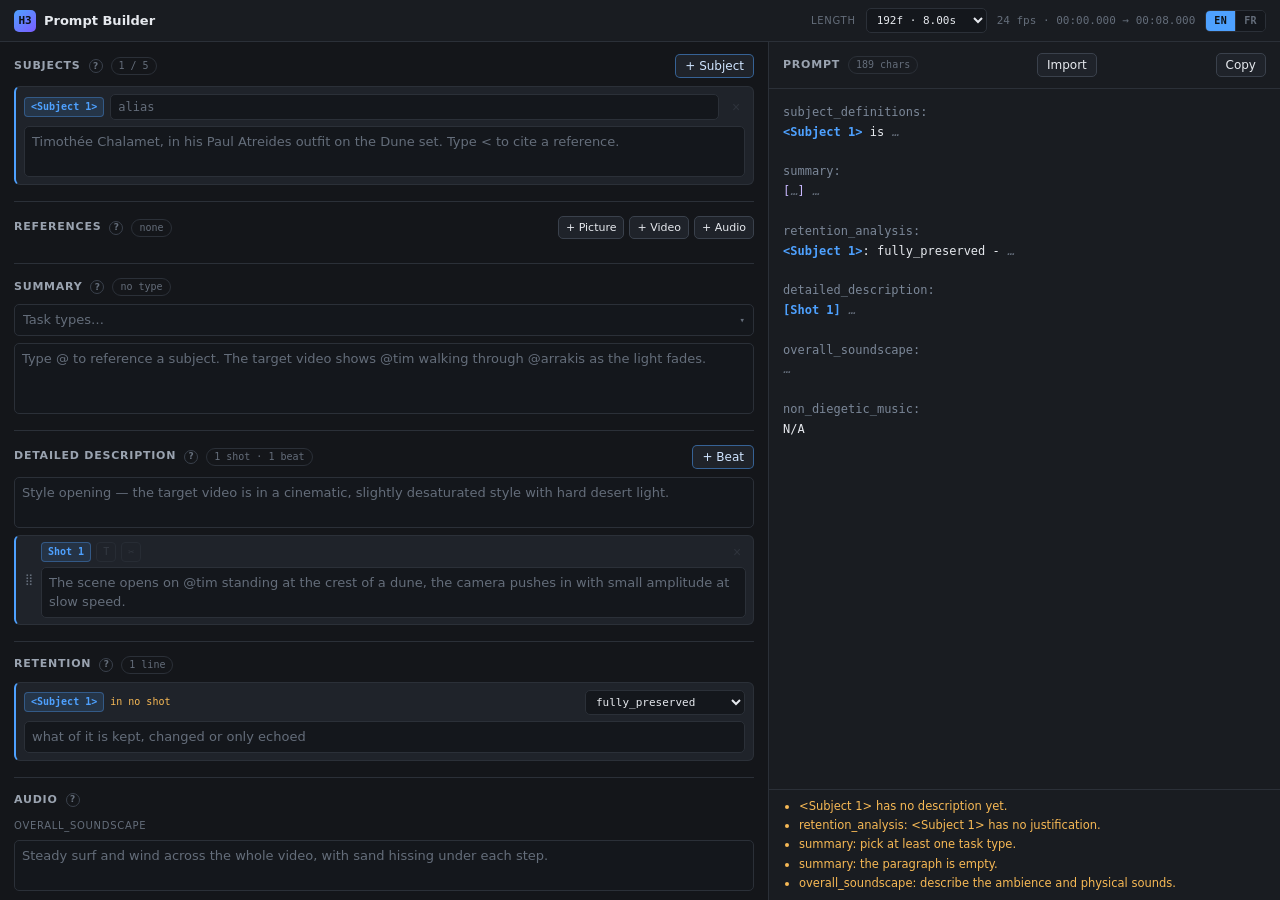
<file: tools/h3-prompt/index.html>
<!doctype html>
<html lang="en">
<head>
<meta charset="utf-8">
<meta name="viewport" content="width=device-width, initial-scale=1">
<title>H3 Prompt Builder</title>
<link rel="stylesheet" href="styles.css">
</head>
<body>

<header class="topbar">
  <div class="brand"><span class="logo">H3</span><span>Prompt Builder</span></div>
  <div class="topbar-right">
    <span class="inline-label">Length</span>
    <select id="duration"></select>
    <span class="hint" id="duration-hint"></span>
    <div class="seg" id="lang" data-tip="Language of the spoken lines. Switching it retags every line already written, and the lines themselves are left untouched.">
      <button type="button" data-lang="English" class="on">EN</button>
      <button type="button" data-lang="French">FR</button>
    </div>
  </div>
</header>

<main class="split">

  <section class="pane builder">

    <div class="block">
      <div class="block-head">
        <h2>Subjects</h2>
        <span class="info" data-tip="Anything that must stay consistent across the video: a person, a prop, a place. The name is a local alias used for @mentions — only the description reaches the prompt."></span>
        <span class="badge-count" id="subject-count"></span>
        <button type="button" class="btn btn-primary" id="add-subject">+ Subject</button>
      </div>
      <div class="subject-list" id="subject-list"></div>
    </div>

    <div class="block">
      <div class="block-head">
        <h2>References</h2>
        <span class="info" data-tip="Reference images, source videos and audio tracks. Adding one makes it available to the &lt; autocomplete; describing it also gives it its own line in subject_definitions. Leave the description empty when the asset is only cited inside a subject."></span>
        <span class="badge-count" id="asset-count"></span>
        <span class="add-group">
          <button type="button" class="btn" data-add-asset="Picture">+ Picture</button>
          <button type="button" class="btn" data-add-asset="Video">+ Video</button>
          <button type="button" class="btn" data-add-asset="Audio">+ Audio</button>
        </span>
      </div>
      <div class="subject-list" id="asset-list"></div>
    </div>

    <div class="block">
      <div class="block-head">
        <h2>Summary</h2>
        <span class="info" data-tip="One short paragraph summarizing the target video and how each reference asset is used, opening with a bracketed task-type prefix."></span>
        <span class="badge-count" id="summary-count"></span>
      </div>
      <div class="stack">
        <div class="multiselect" id="task-types">
          <button type="button" class="ms-trigger" data-trigger aria-expanded="false" aria-haspopup="true">
            <span class="ms-value" data-value></span>
            <span class="ms-caret" aria-hidden="true">&#9662;</span>
          </button>
          <div class="ms-panel" data-panel hidden></div>
        </div>
        <textarea rows="3" id="summary-text"
          placeholder="Type @ to reference a subject. The target video shows @tim walking through @arrakis as the light fades."></textarea>
      </div>
    </div>

    <div class="block">
      <div class="block-head">
        <h2>Detailed description</h2>
        <span class="info" data-tip="One or two style sentences, then the action beat by beat in playback order. Drag a beat by its handle to reorder. Shot 1 always opens without a timestamp; a later beat given a cut time can be turned into a new shot. Type @ to reference a subject, or &lt; for a spoken line and the reference assets."></span>
        <span class="badge-count" id="beat-count"></span>
        <button type="button" class="btn btn-primary" id="add-beat">+ Beat</button>
      </div>
      <div class="stack">
        <textarea rows="2" id="style-opening"
          placeholder="Style opening — the target video is in a cinematic, slightly desaturated style with hard desert light."></textarea>
        <div class="beat-list" id="beat-list"></div>
      </div>
    </div>

    <div class="block">
      <div class="block-head">
        <h2>Retention</h2>
        <span class="info" data-tip="One line per subject: where it shows up, how much of it survives, and why. The shot list is derived from the @mentions in your beats. It lands before detailed_description in the output, as the guide orders it."></span>
        <span class="badge-count" id="retention-count"></span>
      </div>
      <div class="subject-list" id="retention-list"></div>
    </div>

    <div class="block">
      <div class="block-head">
        <h2>Audio</h2>
        <span class="info" data-tip="Ambience and physical sounds on one side, audience-only score on the other. Spoken lines stay in the beats and are never repeated here."></span>
      </div>
      <div class="stack">
        <div class="field-row"><span class="field-label">overall_soundscape</span></div>
        <textarea rows="2" id="soundscape"
          placeholder="Steady surf and wind across the whole video, with sand hissing under each step."></textarea>
        <div class="field-row">
          <span class="field-label">non_diegetic_music</span>
          <button type="button" class="chip" id="music-na" data-tip="No audience-only score in this clip.">N/A</button>
        </div>
        <textarea rows="2" id="music"
          placeholder="A restrained solo-piano score at a slow tempo, with sustained low cello underneath."></textarea>
      </div>
    </div>

  </section>

  <section class="pane console">
    <div class="console-head">
      <h2>Prompt</h2>
      <span class="badge-count" id="prompt-stats"></span>
      <button type="button" class="btn" id="import" data-tip="Paste a full prompt back into the builder. Subject aliases come back as s1, s2 … — rename one and every mention follows.">Import</button>
      <button type="button" class="btn" id="copy">Copy</button>
    </div>
    <div class="import-note" id="import-note" hidden></div>
    <pre class="output" id="output"></pre>
    <div class="import-panel" id="import-panel" hidden>
      <div class="import-head">Paste a prompt</div>
      <textarea id="import-text" spellcheck="false"
        placeholder="Paste a prompt here — subject_definitions, summary and detailed_description are read back."></textarea>
      <div class="import-foot">
        <span class="import-warn">Replaces everything in the builder.</span>
        <button type="button" class="btn" id="import-cancel">Cancel</button>
        <button type="button" class="btn btn-primary" id="import-go">Import</button>
      </div>
    </div>
    <div class="issues" id="issues"></div>
  </section>

</main>

<script src="tips.js"></script>
<script src="parse.js"></script>
<script src="timeline.js"></script>
<script src="mentions.js"></script>
<script src="app.js"></script>
</body>
</html>
</file>
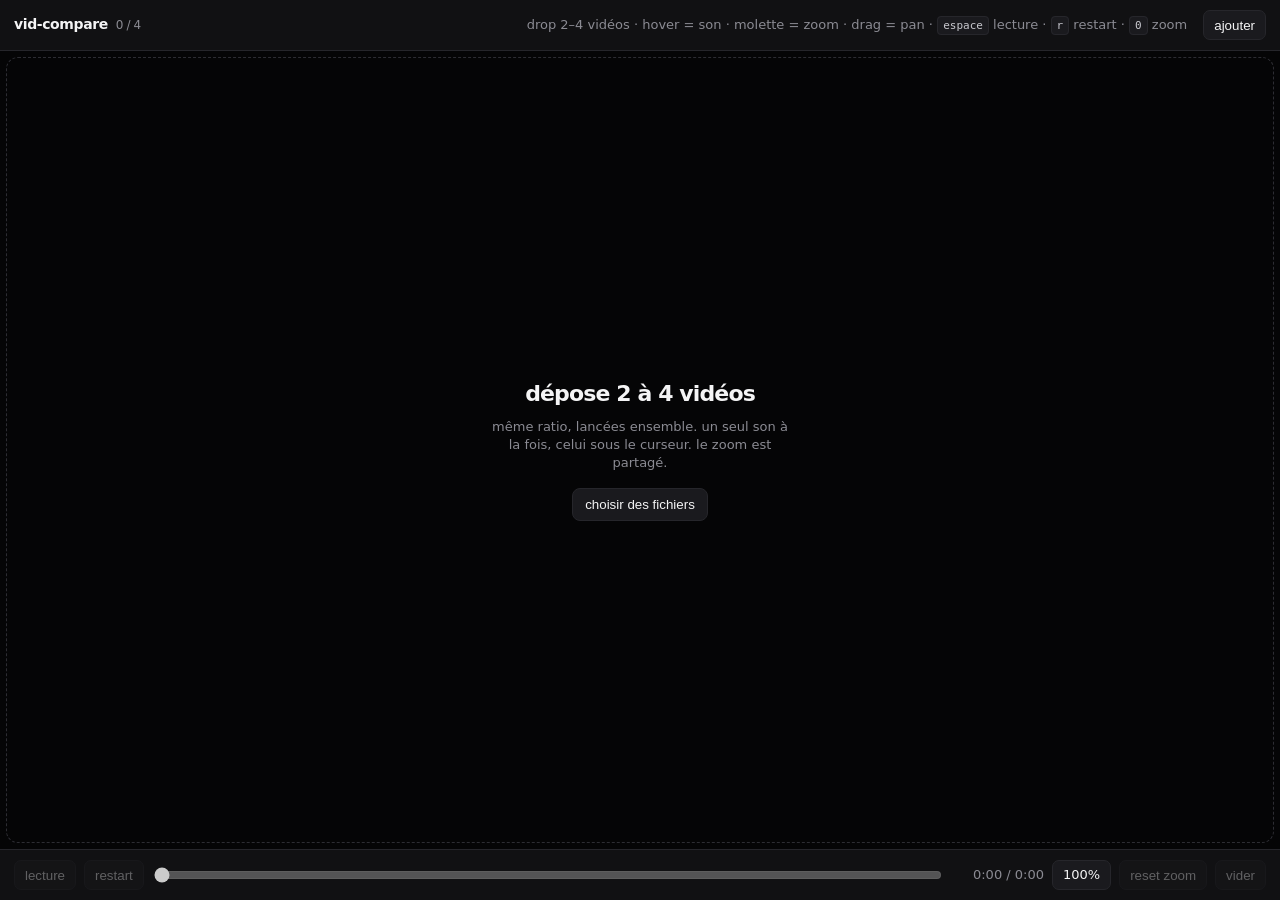
<file: tools/vid-compare/index.html>
<!DOCTYPE html>
<html lang="fr">
<head>
  <meta charset="utf-8" />
  <meta name="viewport" content="width=device-width, initial-scale=1" />
  <title>vid-compare</title>
  <style>
    :root {
      --bg: #09090b;
      --panel: #111113;
      --line: #26262b;
      --text: #f4f4f5;
      --muted: #8b8b93;
      --accent: #d6ff3e;
      --danger: #ff5c5c;
      --gap: 6px;
    }

    * { box-sizing: border-box; }
    html, body { height: 100%; margin: 0; }
    body {
      background: var(--bg);
      color: var(--text);
      font: 13px/1.4 "SF Pro Text", "Segoe UI", system-ui, sans-serif;
      overflow: hidden;
      user-select: none;
    }

    .app {
      height: 100%;
      display: grid;
      grid-template-rows: auto 1fr auto;
    }

    header, footer {
      display: flex;
      align-items: center;
      gap: 16px;
      padding: 10px 14px;
      background: var(--panel);
      border-color: var(--line);
      min-height: 48px;
    }
    header { border-bottom: 1px solid var(--line); }
    footer { border-top: 1px solid var(--line); }

    .brand {
      display: flex;
      align-items: baseline;
      gap: 8px;
      letter-spacing: -0.03em;
    }
    .brand b { font-size: 14px; font-weight: 650; }
    .brand span { color: var(--muted); font-size: 12px; }

    .hint { color: var(--muted); margin-left: auto; }
    kbd {
      font: 11px/1 ui-monospace, SFMono-Regular, Menlo, monospace;
      border: 1px solid var(--line);
      background: #1a1a1e;
      padding: 2px 5px;
      border-radius: 4px;
      color: #c9c9cf;
    }

    .stage {
      position: relative;
      min-height: 0;
      padding: var(--gap);
      background: #050506;
      display: grid;
      place-items: center;
    }

    .grid {
      display: flex;
      flex-wrap: wrap;
      justify-content: center;
      align-content: center;
      gap: var(--gap);
      max-width: 100%;
      max-height: 100%;
    }
    .grid[data-count="0"] { display: none; }


    .cell {
      position: relative;
      overflow: hidden;
      background: #000;
      border: 1px solid #1c1c20;
      border-radius: 6px;
      width: var(--cell-w, 320px);
      height: var(--cell-h, 180px);
      flex: 0 0 var(--cell-w, 320px);
    }

    .cell.is-hot {
      border-color: var(--accent);
      box-shadow: inset 0 0 0 1px var(--accent);
    }

    .viewport {
      position: absolute;
      inset: 0;
      overflow: hidden;
      cursor: grab;
    }
    .viewport.is-panning { cursor: grabbing; }

    .zoom-layer {
      width: 100%;
      height: 100%;
      transform-origin: 0 0;
      will-change: transform;
    }

    video {
      width: 100%;
      height: 100%;
      object-fit: contain;
      background: #000;
      display: block;
      pointer-events: none;
    }

    .meta {
      position: absolute;
      left: 8px;
      top: 8px;
      right: 40px;
      display: flex;
      gap: 6px;
      align-items: center;
      pointer-events: none;
      z-index: 2;
    }
    .name {
      max-width: 70%;
      overflow: hidden;
      text-overflow: ellipsis;
      white-space: nowrap;
      padding: 3px 7px;
      border-radius: 4px;
      background: rgba(0,0,0,.62);
      font-size: 11px;
      color: #ececf0;
    }
    .sound-pill {
      display: none;
      padding: 3px 7px;
      border-radius: 4px;
      background: var(--accent);
      color: #111;
      font-weight: 650;
      font-size: 10px;
      letter-spacing: .04em;
      text-transform: uppercase;
    }
    .cell.is-hot .sound-pill { display: inline-block; }

    .kill {
      position: absolute;
      top: 8px;
      right: 8px;
      z-index: 3;
      width: 24px;
      height: 24px;
      border: 0;
      border-radius: 4px;
      background: rgba(0,0,0,.62);
      color: #ddd;
      cursor: pointer;
      font-size: 14px;
      line-height: 24px;
      padding: 0;
    }
    .kill:hover { background: var(--danger); color: #fff; }

    .empty {
      position: absolute;
      inset: var(--gap);
      display: grid;
      place-items: center;
      border: 1.5px dashed #2d2d33;
      border-radius: 12px;
      color: var(--muted);
      text-align: center;
      transition: border-color .15s, background .15s;
    }
    .empty h1 {
      margin: 0 0 8px;
      font-size: 22px;
      letter-spacing: -0.04em;
      color: var(--text);
      font-weight: 600;
    }
    .empty p { margin: 0; max-width: 36ch; }
    .stage.is-drag .empty,
    .stage.is-drag .grid {
      outline: 2px solid var(--accent);
      outline-offset: -2px;
    }
    .empty.hidden { display: none; }

    .file-btn {
      margin-top: 16px;
      appearance: none;
      border: 1px solid var(--line);
      background: #1a1a1e;
      color: var(--text);
      padding: 8px 12px;
      border-radius: 8px;
      cursor: pointer;
    }
    .file-btn:hover { border-color: #444; }

    footer { gap: 10px; }
    .transport {
      display: flex;
      align-items: center;
      gap: 8px;
      flex: 1;
      min-width: 0;
    }
    button.ctrl, .zoom-read {
      appearance: none;
      border: 1px solid var(--line);
      background: #1a1a1e;
      color: var(--text);
      height: 30px;
      padding: 0 10px;
      border-radius: 7px;
      cursor: pointer;
    }
    button.ctrl:hover { border-color: #4a4a52; }
    button.ctrl:disabled, .zoom-read:empty { opacity: .35; cursor: default; }

    .scrub {
      flex: 1;
      min-width: 80px;
      accent-color: var(--accent);
    }
    .time {
      font-variant-numeric: tabular-nums;
      color: var(--muted);
      min-width: 92px;
      text-align: right;
    }
    .zoom-read { display: grid; place-items: center; min-width: 58px; cursor: default; }

    input[type="file"] { display: none; }

    @media (max-width: 860px) {
      .hint { display: none; }
    }
  </style>
</head>
<body>
  <div class="app">
    <header>
      <div class="brand">
        <b>vid-compare</b>
        <span id="count-label">0 / 4</span>
      </div>
      <div class="hint">
        drop 2–4 vidéos · hover = son · molette = zoom · drag = pan ·
        <kbd>espace</kbd> lecture · <kbd>r</kbd> restart · <kbd>0</kbd> zoom
      </div>
      <button class="ctrl" id="add-btn" type="button">ajouter</button>
    </header>

    <div class="stage" id="stage">
      <div class="empty" id="empty">
        <div>
          <h1>dépose 2 à 4 vidéos</h1>
          <p>même ratio, lancées ensemble. un seul son à la fois, celui sous le curseur. le zoom est partagé.</p>
          <button class="file-btn" id="empty-btn" type="button">choisir des fichiers</button>
        </div>
      </div>
      <div class="grid" id="grid" data-count="0"></div>
    </div>

    <footer>
      <div class="transport">
        <button class="ctrl" id="play" type="button" disabled>lecture</button>
        <button class="ctrl" id="restart" type="button" disabled>restart</button>
        <input class="scrub" id="scrub" type="range" min="0" max="1000" value="0" disabled />
        <span class="time" id="time">0:00 / 0:00</span>
        <span class="zoom-read" id="zoom-read">100%</span>
        <button class="ctrl" id="zoom-reset" type="button" disabled>reset zoom</button>
        <button class="ctrl" id="clear" type="button" disabled>vider</button>
      </div>
    </footer>
  </div>
  <input id="picker" type="file" accept="video/*" multiple />

  <script>
    const MAX = 4;
    const grid = document.getElementById("grid");
    const stage = document.getElementById("stage");
    const empty = document.getElementById("empty");
    const picker = document.getElementById("picker");
    const playBtn = document.getElementById("play");
    const restartBtn = document.getElementById("restart");
    const scrub = document.getElementById("scrub");
    const timeEl = document.getElementById("time");
    const zoomRead = document.getElementById("zoom-read");
    const zoomReset = document.getElementById("zoom-reset");
    const clearBtn = document.getElementById("clear");
    const countLabel = document.getElementById("count-label");

    /** @type {{id:number, file:File, url:string, video:HTMLVideoElement, cell:HTMLElement}[]} */
    const slots = [];
    let nextId = 1;
    let playing = false;
    let seeking = false;
    let scale = 1;
    let tx = 0;
    let ty = 0;
    let hotId = null;
    let pan = null;

    const clamp = (n, a, b) => Math.min(b, Math.max(a, n));
    const fmt = (s) => {
      if (!Number.isFinite(s)) return "0:00";
      s = Math.max(0, s);
      const m = Math.floor(s / 60);
      const sec = Math.floor(s % 60);
      return `${m}:${String(sec).padStart(2, "0")}`;
    };

    function videos() {
      return slots.map((s) => s.video);
    }

    function applyZoom() {
      if (scale <= 1.001) {
        scale = 1;
        tx = 0;
        ty = 0;
      } else {
        tx = clamp(tx, 1 - scale, 0);
        ty = clamp(ty, 1 - scale, 0);
      }
      const t = `translate(${tx * 100}%, ${ty * 100}%) scale(${scale})`;
      for (const slot of slots) {
        slot.cell.querySelector(".zoom-layer").style.transform = t;
      }
      zoomRead.textContent = `${Math.round(scale * 100)}%`;
    }

    function zoomAt(rx, ry, next) {
      const cx = (rx - tx) / scale;
      const cy = (ry - ty) / scale;
      scale = clamp(next, 1, 12);
      tx = rx - cx * scale;
      ty = ry - cy * scale;
      applyZoom();
    }

    function setHot(id) {
      hotId = id;
      for (const slot of slots) {
        const on = slot.id === id;
        slot.cell.classList.toggle("is-hot", on);
        slot.video.muted = !on;
        slot.video.volume = 1;
      }
    }

    function master() {
      return slots[0]?.video ?? null;
    }

    function duration() {
      const ds = videos().map((v) => v.duration).filter(Number.isFinite);
      return ds.length ? Math.min(...ds) : 0;
    }

    function waitSeek(video) {
      return new Promise((res) => {
        const done = () => {
          video.removeEventListener("seeked", done);
          res();
        };
        video.addEventListener("seeked", done);
        requestAnimationFrame(() => {
          if (!video.seeking) done();
        });
        setTimeout(done, 400);
      });
    }

    async function seekAll(t) {
      const vs = videos();
      for (const v of vs) v.pause();
      for (const v of vs) v.currentTime = t;
      await Promise.all(vs.map(waitSeek));
    }

    function syncFrom(src, force = false) {
      const t = src.currentTime;
      const slop = force ? 0.02 : 0.12;
      for (const v of videos()) {
        if (v === src) continue;
        if (force || Math.abs(v.currentTime - t) > slop) v.currentTime = t;
      }
    }

    async function playAll() {
      const m = master();
      if (!m) return;
      playing = true;
      playBtn.textContent = "pause";
      await seekAll(m.currentTime);
      await Promise.all(videos().map((v) => v.play().catch(() => {})));
    }

    function pauseAll() {
      playing = false;
      playBtn.textContent = "lecture";
      for (const v of videos()) v.pause();
      const m = master();
      if (m) syncFrom(m, true);
    }

    async function restartAll() {
      for (const v of videos()) v.pause();
      await seekAll(0);
      await playAll();
    }

    function updateChrome() {
      const n = slots.length;
      grid.dataset.count = String(n);
      empty.classList.toggle("hidden", n > 0);
      countLabel.textContent = `${n} / ${MAX}`;
      const on = n > 0;
      playBtn.disabled = !on;
      restartBtn.disabled = !on;
      scrub.disabled = !on;
      zoomReset.disabled = !on;
      clearBtn.disabled = !on;
      playBtn.textContent = playing ? "pause" : "lecture";
    }

    function videoAspect() {
      for (const v of videos()) {
        if (v.videoWidth && v.videoHeight) return v.videoWidth / v.videoHeight;
      }
      return 16 / 9;
    }

    function layoutGrid() {
      const n = slots.length;
      if (!n) return;
      const ar = videoAspect();
      const gap = 6;
      const availW = Math.max(0, stage.clientWidth - gap * 2);
      const availH = Math.max(0, stage.clientHeight - gap * 2);
      let best = { cols: n, rows: 1, w: 0, h: 0, area: -1 };
      for (let cols = 1; cols <= n; cols++) {
        const rows = Math.ceil(n / cols);
        const maxW = (availW - gap * (cols - 1)) / cols;
        const maxH = (availH - gap * (rows - 1)) / rows;
        let w = maxW;
        let h = w / ar;
        if (h > maxH) {
          h = maxH;
          w = h * ar;
        }
        if (w < 1 || h < 1) continue;
        const area = w * h;
        if (area > best.area) best = { cols, rows, w, h, area };
      }
      grid.style.setProperty("--cell-w", `${best.w}px`);
      grid.style.setProperty("--cell-h", `${best.h}px`);
      grid.style.width = `${best.w * best.cols + gap * (best.cols - 1)}px`;
    }


    function tick() {
      const m = master();
      if (!m || seeking) return;
      const d = duration();
      if (d > 0) scrub.value = String(Math.round((m.currentTime / d) * 1000));
      timeEl.textContent = `${fmt(m.currentTime)} / ${fmt(d)}`;
      if (playing) syncFrom(m);
    }

    function bindVideo(slot) {
      const { video, cell } = slot;
      video.addEventListener("timeupdate", () => {
        if (slot === slots[0]) tick();
      });
      video.addEventListener("ended", () => {
        if (slot === slots[0]) {
          for (const v of videos()) v.currentTime = 0;
          if (playing) playAll();
        }
      });
      cell.addEventListener("pointerenter", () => setHot(slot.id));
      cell.addEventListener("pointerleave", () => {
        if (hotId === slot.id) setHot(null);
      });
      const viewport = cell.querySelector(".viewport");
      viewport.addEventListener("wheel", (e) => {
        e.preventDefault();
        const r = viewport.getBoundingClientRect();
        const rx = (e.clientX - r.left) / r.width;
        const ry = (e.clientY - r.top) / r.height;
        const factor = e.deltaY < 0 ? 1.12 : 1 / 1.12;
        zoomAt(rx, ry, scale * factor);
      }, { passive: false });
      viewport.addEventListener("pointerdown", (e) => {
        if (e.button !== 0) return;
        viewport.setPointerCapture(e.pointerId);
        viewport.classList.add("is-panning");
        pan = { x: e.clientX, y: e.clientY, tx, ty, w: viewport.clientWidth, h: viewport.clientHeight };
      });
      viewport.addEventListener("pointermove", (e) => {
        if (!pan) return;
        tx = pan.tx + (e.clientX - pan.x) / pan.w;
        ty = pan.ty + (e.clientY - pan.y) / pan.h;
        applyZoom();
      });
      const endPan = () => {
        pan = null;
        viewport.classList.remove("is-panning");
      };
      viewport.addEventListener("pointerup", endPan);
      viewport.addEventListener("pointercancel", endPan);
      viewport.addEventListener("dblclick", () => {
        scale = 1;
        applyZoom();
      });
    }

    function renderSlot(slot) {
      const cell = document.createElement("div");
      cell.className = "cell";
      cell.innerHTML = `
        <div class="viewport">
          <div class="zoom-layer">
            <video playsinline loop></video>
          </div>
        </div>
        <div class="meta">
          <span class="name"></span>
          <span class="sound-pill">son</span>
        </div>
        <button class="kill" type="button" title="retirer">×</button>
      `;
      const video = cell.querySelector("video");
      video.src = slot.url;
      video.muted = true;
      video.preload = "auto";
      cell.querySelector(".name").textContent = slot.file.name;
      cell.querySelector(".kill").addEventListener("click", (e) => {
        e.stopPropagation();
        removeSlot(slot.id);
      });
      cell.addEventListener("dragover", (e) => {
        e.preventDefault();
        e.stopPropagation();
      });
      cell.addEventListener("drop", (e) => {
        e.preventDefault();
        e.stopPropagation();
        const file = [...(e.dataTransfer?.files || [])].find((f) => f.type.startsWith("video/"));
        if (file) replaceSlot(slot.id, file);
      });
      slot.video = video;
      slot.cell = cell;
      grid.appendChild(cell);
      bindVideo(slot);
    }

    function waitReady(video) {
      if (video.readyState >= 1) return Promise.resolve();
      return new Promise((res) => {
        video.addEventListener("loadedmetadata", () => res(), { once: true });
        video.addEventListener("error", () => res(), { once: true });
      });
    }

    async function afterChange() {
      updateChrome();
      layoutGrid();
      applyZoom();
      setHot(hotId && slots.some((s) => s.id === hotId) ? hotId : null);
      await Promise.all(videos().map(waitReady));
      layoutGrid();
      if (slots.length) await restartAll();
      else {
        playing = false;
        timeEl.textContent = "0:00 / 0:00";
        scrub.value = "0";
      }
    }

    function addFiles(files) {
      const vids = files.filter((f) => f.type.startsWith("video/") || /\.(mp4|webm|mov|mkv|m4v|avi)$/i.test(f.name));
      const room = MAX - slots.length;
      for (const file of vids.slice(0, room)) {
        const slot = { id: nextId++, file, url: URL.createObjectURL(file), video: null, cell: null };
        slots.push(slot);
        renderSlot(slot);
      }
      afterChange();
    }

    function replaceSlot(id, file) {
      const slot = slots.find((s) => s.id === id);
      if (!slot) return;
      URL.revokeObjectURL(slot.url);
      slot.file = file;
      slot.url = URL.createObjectURL(file);
      slot.video.src = slot.url;
      slot.cell.querySelector(".name").textContent = file.name;
      afterChange();
    }

    function removeSlot(id) {
      const i = slots.findIndex((s) => s.id === id);
      if (i < 0) return;
      const [slot] = slots.splice(i, 1);
      slot.video.pause();
      slot.video.removeAttribute("src");
      slot.video.load();
      URL.revokeObjectURL(slot.url);
      slot.cell.remove();
      afterChange();
    }

    function clearAll() {
      while (slots.length) removeSlot(slots[0].id);
    }

    function takeDrops(e) {
      e.preventDefault();
      stage.classList.remove("is-drag");
      addFiles([...(e.dataTransfer?.files || [])]);
    }

    stage.addEventListener("dragenter", (e) => { e.preventDefault(); stage.classList.add("is-drag"); });
    stage.addEventListener("dragover", (e) => { e.preventDefault(); e.dataTransfer.dropEffect = "copy"; });
    stage.addEventListener("dragleave", (e) => {
      if (!stage.contains(e.relatedTarget)) stage.classList.remove("is-drag");
    });
    stage.addEventListener("drop", takeDrops);

    picker.addEventListener("change", () => {
      addFiles([...picker.files]);
      picker.value = "";
    });
    document.getElementById("add-btn").addEventListener("click", () => picker.click());
    document.getElementById("empty-btn").addEventListener("click", () => picker.click());

    playBtn.addEventListener("click", () => playing ? pauseAll() : playAll());
    restartBtn.addEventListener("click", () => restartAll());
    zoomReset.addEventListener("click", () => { scale = 1; applyZoom(); });
    clearBtn.addEventListener("click", clearAll);

    scrub.addEventListener("pointerdown", () => { seeking = true; });
    scrub.addEventListener("input", () => {
      const d = duration();
      if (!d) return;
      const t = (Number(scrub.value) / 1000) * d;
      for (const v of videos()) v.currentTime = t;
      timeEl.textContent = `${fmt(t)} / ${fmt(d)}`;
    });
    const endSeek = () => {
      seeking = false;
      if (playing) playAll();
    };
    scrub.addEventListener("pointerup", endSeek);
    scrub.addEventListener("change", endSeek);

    window.addEventListener("keydown", (e) => {
      if (e.target.matches("input, textarea")) return;
      if (e.code === "Space") {
        e.preventDefault();
        if (slots.length) playing ? pauseAll() : playAll();
      } else if (e.key === "r" || e.key === "R") {
        restartAll();
      } else if (e.key === "0") {
        scale = 1;
        applyZoom();
      } else if (e.key === "+" || e.key === "=") {
        zoomAt(0.5, 0.5, scale * 1.12);
      } else if (e.key === "-" || e.key === "_") {
        zoomAt(0.5, 0.5, scale / 1.12);
      }
    });

    new ResizeObserver(layoutGrid).observe(stage);
    updateChrome();
  </script>
</body>
</html>
</file>
<file: tools/h3-prompt/styles.css>
:root {
  --bg: #14161a;
  --bg-pane: #191c21;
  --bg-card: #1f232a;
  --bg-input: #14171c;
  --bg-pop: #22262e;
  --border: #2b3038;
  --border-strong: #3a414c;
  --text: #e6e9ee;
  --text-dim: #9aa3b0;
  --text-faint: #646d7a;
  --accent: #4ea1ff;
  --warn: #f7b955;
  --bad: #ff7b7b;
  --violet: #c9b8ff;

  --mono: ui-monospace, SFMono-Regular, "SF Mono", Menlo, Consolas, monospace;
  --sans: -apple-system, BlinkMacSystemFont, "Segoe UI", Inter, system-ui, sans-serif;
  --shadow: 0 12px 32px rgba(0, 0, 0, .45);
}

* { box-sizing: border-box; }
html, body { height: 100%; margin: 0; }

body {
  background: var(--bg);
  color: var(--text);
  font: 13px/1.5 var(--sans);
  display: flex;
  flex-direction: column;
  overflow: hidden;
}

h2 {
  margin: 0;
  font-size: 11px;
  font-weight: 600;
  letter-spacing: .07em;
  text-transform: uppercase;
  color: var(--text-dim);
}

/* ---------- topbar ---------- */

.topbar {
  flex: 0 0 auto;
  height: 42px;
  display: flex;
  align-items: center;
  justify-content: space-between;
  gap: 14px;
  padding: 0 14px;
  border-bottom: 1px solid var(--border);
  background: var(--bg-pane);
}

.brand { display: flex; align-items: center; gap: 8px; font-weight: 600; }

.logo {
  display: inline-grid;
  place-items: center;
  width: 22px;
  height: 22px;
  border-radius: 5px;
  background: linear-gradient(140deg, var(--accent), #7b5cff);
  color: #0d1013;
  font: 700 11px/1 var(--mono);
}

.topbar-right { display: flex; align-items: center; gap: 10px; min-width: 0; }

.inline-label,
.field-label {
  font-size: 10px;
  letter-spacing: .07em;
  text-transform: uppercase;
  color: var(--text-faint);
}

.hint { font: 11px/1 var(--mono); color: var(--text-faint); white-space: nowrap; }

/* ---------- controls ---------- */

select, input, textarea {
  font-family: inherit;
  font-size: 13px;
  color: var(--text);
  background: var(--bg-input);
  border: 1px solid var(--border);
  border-radius: 5px;
  padding: 5px 7px;
  outline: none;
  transition: border-color .12s, box-shadow .12s;
}

select { font-family: var(--mono); font-size: 11px; padding: 4px 6px; cursor: pointer; }

input:focus, textarea:focus, select:focus {
  border-color: var(--accent);
  box-shadow: 0 0 0 3px rgba(78, 161, 255, .14);
}

input::placeholder, textarea::placeholder { color: var(--text-faint); }
textarea { resize: none; line-height: 1.5; overflow: hidden; width: 100%; display: block; }

.btn {
  font: 500 12px/1 var(--sans);
  color: var(--text);
  background: var(--bg-card);
  border: 1px solid var(--border-strong);
  border-radius: 5px;
  padding: 5px 9px;
  cursor: pointer;
  transition: background .12s, border-color .12s, opacity .12s;
}

.btn:hover:not(:disabled) { background: #272c34; border-color: #4a525f; }
.btn:disabled { opacity: .38; cursor: not-allowed; }
.btn-primary { border-color: rgba(78, 161, 255, .5); color: #cfe4ff; }
.btn-primary:hover:not(:disabled) { background: rgba(78, 161, 255, .12); border-color: var(--accent); }

.btn-icon {
  flex: 0 0 auto;
  width: 20px;
  height: 20px;
  display: grid;
  place-items: center;
  font-size: 14px;
  line-height: 1;
  color: var(--text-faint);
  background: none;
  border: 1px solid transparent;
  border-radius: 4px;
  cursor: pointer;
  transition: color .12s, background .12s, border-color .12s;
}

.btn-icon:hover:not(:disabled) {
  color: var(--bad);
  background: rgba(255, 107, 107, .1);
  border-color: rgba(255, 107, 107, .3);
}

.btn-icon:disabled { opacity: .22; cursor: not-allowed; }

.info {
  flex: 0 0 auto;
  width: 14px;
  height: 14px;
  display: grid;
  place-items: center;
  border: 1px solid var(--border-strong);
  border-radius: 50%;
  font: 600 9px/1 var(--sans);
  color: var(--text-faint);
  cursor: help;
}

.info::before { content: "?"; }
.info:hover { color: var(--text); border-color: var(--text-faint); }

/* ---------- layout ---------- */

.split {
  flex: 1 1 auto;
  display: grid;
  grid-template-columns: minmax(0, 1fr) minmax(340px, 40%);
  min-height: 0;
}

.pane { min-height: 0; overflow-y: auto; padding: 12px 14px; }

.console {
  border-left: 1px solid var(--border);
  background: var(--bg-pane);
  display: flex;
  flex-direction: column;
  padding: 0;
  overflow: hidden;
}

.block + .block { margin-top: 16px; padding-top: 14px; border-top: 1px solid var(--border); }

.block-head { display: flex; align-items: center; gap: 8px; margin-bottom: 8px; }
.block-head .btn { margin-left: auto; }

.badge-count {
  font: 10px/1 var(--mono);
  color: var(--text-faint);
  border: 1px solid var(--border);
  border-radius: 20px;
  padding: 3px 7px;
  white-space: nowrap;
}

.stack { display: flex; flex-direction: column; gap: 7px; }

/* ---------- subjects ---------- */

.subject-list { display: flex; flex-direction: column; gap: 7px; }

.subject {
  background: var(--bg-card);
  border: 1px solid var(--border);
  border-left: 2px solid var(--subject-color);
  border-radius: 6px;
  padding: 7px 8px;
  animation: pop .16s ease-out;
}

@keyframes pop {
  from { opacity: 0; transform: translateY(-3px); }
  to { opacity: 1; transform: none; }
}

.subject-head { display: flex; align-items: center; gap: 6px; margin-bottom: 6px; }

.subject-tag {
  font: 600 10px/1 var(--mono);
  color: var(--subject-color);
  background: color-mix(in srgb, var(--subject-color) 14%, transparent);
  border: 1px solid color-mix(in srgb, var(--subject-color) 35%, transparent);
  border-radius: 4px;
  padding: 4px 6px;
  white-space: nowrap;
}

.subject-name { flex: 1 1 auto; min-width: 0; font-family: var(--mono); font-size: 12px; }
.subject-head .btn-icon { margin-left: 0; }

/* ---------- beats ---------- */

.beat-list { display: flex; flex-direction: column; gap: 6px; }

.beat {
  display: grid;
  grid-template-columns: 12px minmax(0, 1fr);
  gap: 6px;
  background: var(--bg-card);
  border: 1px solid var(--border);
  border-left: 2px solid transparent;
  border-radius: 6px;
  padding: 6px 7px;
}

.beat.is-shot { border-left-color: var(--accent); }
.beat.dragging { opacity: .35; }

.beat-grip {
  display: grid;
  place-items: center;
  font-size: 11px;
  line-height: 1;
  color: var(--text-faint);
  cursor: grab;
  user-select: none;
}

.beat-grip:active { cursor: grabbing; }
.beat-main { min-width: 0; }
.beat-bar { display: flex; align-items: center; gap: 5px; margin-bottom: 5px; }

.beat-tag {
  font: 600 10px/1 var(--mono);
  color: var(--accent);
  background: rgba(78, 161, 255, .13);
  border: 1px solid rgba(78, 161, 255, .35);
  border-radius: 4px;
  padding: 4px 6px;
  white-space: nowrap;
}

.chip {
  font: 10px/1 var(--mono);
  color: var(--violet);
  background: rgba(201, 184, 255, .1);
  border: 1px solid rgba(201, 184, 255, .3);
  border-radius: 4px;
  padding: 4px 6px;
  cursor: pointer;
  transition: background .12s, border-color .12s, color .12s;
}

.chip:hover:not(:disabled) { background: rgba(201, 184, 255, .2); }
.chip:disabled { opacity: .3; cursor: not-allowed; }
.chip.empty { color: var(--text-faint); background: none; border-color: var(--border-strong); }
.chip.empty:hover:not(:disabled) { color: var(--violet); border-color: rgba(201, 184, 255, .5); background: rgba(201, 184, 255, .08); }
.chip.invalid { color: var(--bad); background: rgba(255, 123, 123, .12); border-color: rgba(255, 123, 123, .45); }
.chip.icon { color: var(--text-faint); background: none; border-color: var(--border-strong); }
.chip.icon.on { color: var(--accent); background: rgba(78, 161, 255, .14); border-color: rgba(78, 161, 255, .45); }
.beat-bar .btn-icon { margin-left: auto; }

.drop-line {
  height: 2px;
  border-radius: 2px;
  background: var(--accent);
  box-shadow: 0 0 8px rgba(78, 161, 255, .6);
}

/* ---------- multiselect ---------- */

.multiselect { position: relative; }

.ms-trigger {
  width: 100%;
  display: flex;
  align-items: center;
  gap: 8px;
  text-align: left;
  font: 12px/1.4 var(--mono);
  color: var(--text);
  background: var(--bg-input);
  border: 1px solid var(--border);
  border-radius: 5px;
  padding: 6px 8px;
  cursor: pointer;
  transition: border-color .12s, box-shadow .12s;
}

.ms-trigger:hover { border-color: var(--border-strong); }

.multiselect.open .ms-trigger,
.ms-trigger:focus-visible {
  border-color: var(--accent);
  box-shadow: 0 0 0 3px rgba(78, 161, 255, .14);
  outline: none;
}

.ms-value {
  flex: 1 1 auto;
  min-width: 0;
  overflow: hidden;
  text-overflow: ellipsis;
  white-space: nowrap;
  color: var(--violet);
}

.ms-value.placeholder { color: var(--text-faint); font-family: var(--sans); font-size: 13px; }
.ms-caret { flex: 0 0 auto; color: var(--text-faint); font-size: 9px; transition: transform .14s; }
.multiselect.open .ms-caret { transform: rotate(180deg); }

.ms-panel {
  position: absolute;
  z-index: 20;
  top: calc(100% + 5px);
  left: 0;
  width: min(440px, 100%);
  max-height: 300px;
  overflow-y: auto;
  padding: 4px;
  background: var(--bg-pop);
  border: 1px solid var(--border-strong);
  border-radius: 7px;
  box-shadow: var(--shadow);
  animation: pop .12s ease-out;
}

.ms-option {
  display: grid;
  grid-template-columns: auto minmax(0, 1fr);
  gap: 8px;
  align-items: start;
  padding: 6px 7px;
  border-radius: 5px;
  cursor: pointer;
}

.ms-option:hover { background: rgba(255, 255, 255, .045); }
.ms-option input { margin: 2px 0 0; width: 14px; height: 14px; accent-color: var(--accent); cursor: pointer; }
.ms-option-label { display: block; font: 12px/1.4 var(--mono); color: var(--text); }
.ms-option:has(input:checked) .ms-option-label { color: var(--violet); }
.ms-option-hint { display: block; margin-top: 1px; font-size: 11px; line-height: 1.4; color: var(--text-faint); }

/* ---------- mention field ---------- */

.mention-field {
  position: relative;
  background: var(--bg-input);
  border: 1px solid var(--border);
  border-radius: 5px;
  transition: border-color .12s, box-shadow .12s;
}

.mention-field:focus-within { border-color: var(--accent); box-shadow: 0 0 0 3px rgba(78, 161, 255, .14); }

/* The mirror must match the textarea box exactly: font, padding, wrapping. */
.mention-field > textarea,
.mention-mirror {
  font-family: inherit;
  font-size: 13px;
  line-height: 1.5;
  padding: 5px 7px;
  border: 0;
  white-space: pre-wrap;
  overflow-wrap: break-word;
}

.mention-field > textarea {
  position: relative;
  z-index: 1;
  color: var(--text);
  background: transparent;
  border-radius: 5px;
}

.mention-field > textarea:focus { border-color: transparent; box-shadow: none; }

.mention-mirror {
  position: absolute;
  inset: 0;
  z-index: 0;
  overflow: hidden;
  color: transparent;
  pointer-events: none;
}

/* Vertical padding only — any horizontal box would desync from the textarea. */
.mention-pill {
  padding: 1px 0;
  border-radius: 3px;
  background: color-mix(in srgb, var(--pill) 20%, transparent);
  box-shadow: 0 0 0 1px color-mix(in srgb, var(--pill) 42%, transparent);
}

.mention-menu {
  position: absolute;
  z-index: 30;
  min-width: 240px;
  max-width: min(430px, 100%);
  max-height: 220px;
  overflow-y: auto;
  padding: 4px;
  background: var(--bg-pop);
  border: 1px solid var(--border-strong);
  border-radius: 7px;
  box-shadow: var(--shadow);
  animation: pop .12s ease-out;
}

.mention-item {
  display: grid;
  grid-template-columns: auto auto minmax(0, 1fr);
  gap: 8px;
  align-items: center;
  padding: 5px 7px;
  border-radius: 4px;
  cursor: pointer;
}

.mention-item.selected { background: rgba(255, 255, 255, .07); }

.mention-badge {
  font: 600 10px/1 var(--mono);
  color: var(--pill);
  background: color-mix(in srgb, var(--pill) 14%, transparent);
  border: 1px solid color-mix(in srgb, var(--pill) 35%, transparent);
  border-radius: 4px;
  padding: 4px 5px;
  white-space: nowrap;
}

.mention-name { font: 12px/1 var(--mono); color: var(--text); }
.mention-hint { font-size: 11px; color: var(--text-faint); overflow: hidden; text-overflow: ellipsis; white-space: nowrap; }
.mention-empty { padding: 7px 9px; font-size: 11px; color: var(--text-faint); }

/* ---------- timeline popover ---------- */

.timeline-pop {
  position: fixed;
  z-index: 60;
  width: 330px;
  padding: 10px;
  background: var(--bg-pop);
  border: 1px solid var(--border-strong);
  border-radius: 7px;
  box-shadow: var(--shadow);
  animation: pop .12s ease-out;
}

.tl-readout { font: 11px/1 var(--mono); color: var(--accent); margin-bottom: 7px; }
.tl-readout.muted { color: var(--text-faint); }

.tl-bar {
  position: relative;
  height: 34px;
  background: var(--bg-input);
  border: 1px solid var(--border);
  border-radius: 4px;
  overflow: hidden;
  cursor: crosshair;
}

.tl-allowed { position: absolute; top: 0; bottom: 0; background: rgba(78, 161, 255, .13); }
.tl-mark { position: absolute; top: 0; bottom: 0; width: 1px; background: var(--text-faint); }
.tl-mark.shot { background: var(--warn); width: 2px; }
.tl-mark span { display: none; }
.tl-head { position: absolute; top: 0; bottom: 0; width: 2px; background: var(--accent); box-shadow: 0 0 6px rgba(78, 161, 255, .8); }

.tl-scale { display: flex; justify-content: space-between; margin-top: 4px; font: 10px/1 var(--mono); color: var(--text-faint); }
.tl-foot { display: flex; align-items: center; justify-content: space-between; gap: 8px; margin-top: 9px; }
.tl-hint { font-size: 10px; color: var(--text-faint); }
.tl-clear { padding: 4px 8px; font-size: 11px; }

/* ---------- tooltip ---------- */

.tip {
  position: fixed;
  z-index: 80;
  max-width: 270px;
  padding: 7px 9px;
  font: 11.5px/1.45 var(--sans);
  color: var(--text);
  background: #2a2f38;
  border: 1px solid var(--border-strong);
  border-radius: 6px;
  box-shadow: var(--shadow);
  pointer-events: none;
  animation: pop .1s ease-out;
}

/* ---------- console ---------- */

.console-head {
  flex: 0 0 auto;
  display: flex;
  align-items: center;
  gap: 8px;
  padding: 11px 14px;
  border-bottom: 1px solid var(--border);
}

.console-head .btn { margin-left: auto; }

.output {
  flex: 1 1 auto;
  overflow: auto;
  margin: 0;
  padding: 14px;
  font: 12px/1.65 var(--mono);
  white-space: pre-wrap;
  word-break: break-word;
  color: var(--text);
}

.output .key { color: #7b8798; }
.output .task { color: var(--violet); }
.output .shot { color: var(--accent); font-weight: 600; }
.output .stamp { color: var(--warn); }
.output .ref { font-weight: 600; }
.output .todo { color: var(--text-faint); font-style: italic; }

.issues {
  flex: 0 0 auto;
  max-height: 30%;
  overflow-y: auto;
  border-top: 1px solid var(--border);
  padding: 8px 14px;
  font-size: 11.5px;
  color: var(--warn);
  display: none;
}

.issues.visible { display: block; }
.issues ul { margin: 0; padding-left: 16px; }
.issues li + li { margin-top: 2px; }

::-webkit-scrollbar { width: 9px; height: 9px; }
::-webkit-scrollbar-thumb { background: #2f353e; border-radius: 6px; border: 2px solid transparent; background-clip: content-box; }
::-webkit-scrollbar-thumb:hover { background: #3d444f; background-clip: content-box; }

/* ---------- segmented toggle ---------- */

.seg {
  display: flex;
  border: 1px solid var(--border);
  border-radius: 5px;
  overflow: hidden;
}

.seg button {
  font: 600 10px/1 var(--mono);
  letter-spacing: .04em;
  color: var(--text-faint);
  background: var(--bg-input);
  border: 0;
  padding: 5px 8px;
  cursor: pointer;
  transition: background .12s, color .12s;
}

.seg button + button { border-left: 1px solid var(--border); }
.seg button:hover { color: var(--text); }
.seg button.on { color: #0d1013; background: var(--accent); }

/* ---------- dialogue ---------- */

/* A speaking mention wears a heavier outline than a plain reference. */
.mention-pill.speaks {
  background: color-mix(in srgb, var(--pill) 30%, transparent);
  box-shadow: 0 0 0 1px color-mix(in srgb, var(--pill) 70%, transparent);
}

/* The mirror can only paint backgrounds — the visible glyphs belong to the
   textarea on top — so the <d> markers recede by tint, not by colour. */
.d-block { background: rgba(201, 184, 255, .1); border-radius: 3px; padding: 1px 0; }
.d-tag { background: rgba(201, 184, 255, .14); border-radius: 2px; }

.mention-note {
  padding: 5px 8px 6px;
  font: 10px/1 var(--mono);
  letter-spacing: .04em;
  text-transform: uppercase;
  color: var(--text-faint);
  border-bottom: 1px solid var(--border);
  margin-bottom: 3px;
}

.output .sid { color: inherit; opacity: .75; }
.output .said { color: var(--violet); }
.output .said .dtag { color: #6b7484; }

/* ---------- import ---------- */

.import-panel {
  flex: 1 1 auto;
  display: flex;
  flex-direction: column;
  min-height: 0;
  padding: 12px 14px;
  gap: 9px;
}

.import-panel[hidden] { display: none; }

#import-text {
  flex: 1 1 auto;
  min-height: 0;
  overflow: auto;
  resize: none;
  font: 12px/1.6 var(--mono);
}

.import-foot { display: flex; align-items: center; gap: 8px; }
.import-warn { flex: 1 1 auto; font-size: 11px; color: var(--warn); }

.import-note {
  flex: 0 0 auto;
  max-height: 26%;
  overflow-y: auto;
  padding: 8px 14px;
  border-bottom: 1px solid var(--border);
  font-size: 11.5px;
  color: var(--text-dim);
  background: rgba(78, 161, 255, .07);
}

.import-note[hidden] { display: none; }
.import-note strong { color: var(--accent); font-weight: 600; }
.import-note ul { margin: 3px 0 0; padding-left: 16px; }
.import-note li + li { margin-top: 2px; }

.import-head {
  font-size: 10px;
  letter-spacing: .07em;
  text-transform: uppercase;
  color: var(--text-faint);
}

#import-text { border-color: var(--border-strong); background: #101317; }

.field-row { display: flex; align-items: center; gap: 8px; margin-top: 2px; }
.field-row .chip { margin-left: auto; }

/* ---------- retention ---------- */

.shots {
  flex: 1 1 auto;
  min-width: 0;
  overflow: hidden;
  text-overflow: ellipsis;
  white-space: nowrap;
  font: 10px/1 var(--mono);
  color: var(--text-faint);
}

.shots.none { color: var(--warn); }
.subject-head select { flex: 0 0 auto; max-width: 45%; }

.add-group { margin-left: auto; display: flex; gap: 5px; }
.add-group .btn { padding: 5px 7px; font-size: 11px; }
.mention-pill.unknown {
  background: rgba(255, 123, 123, .18);
  box-shadow: 0 0 0 1px rgba(255, 123, 123, .55);
}
</file>
